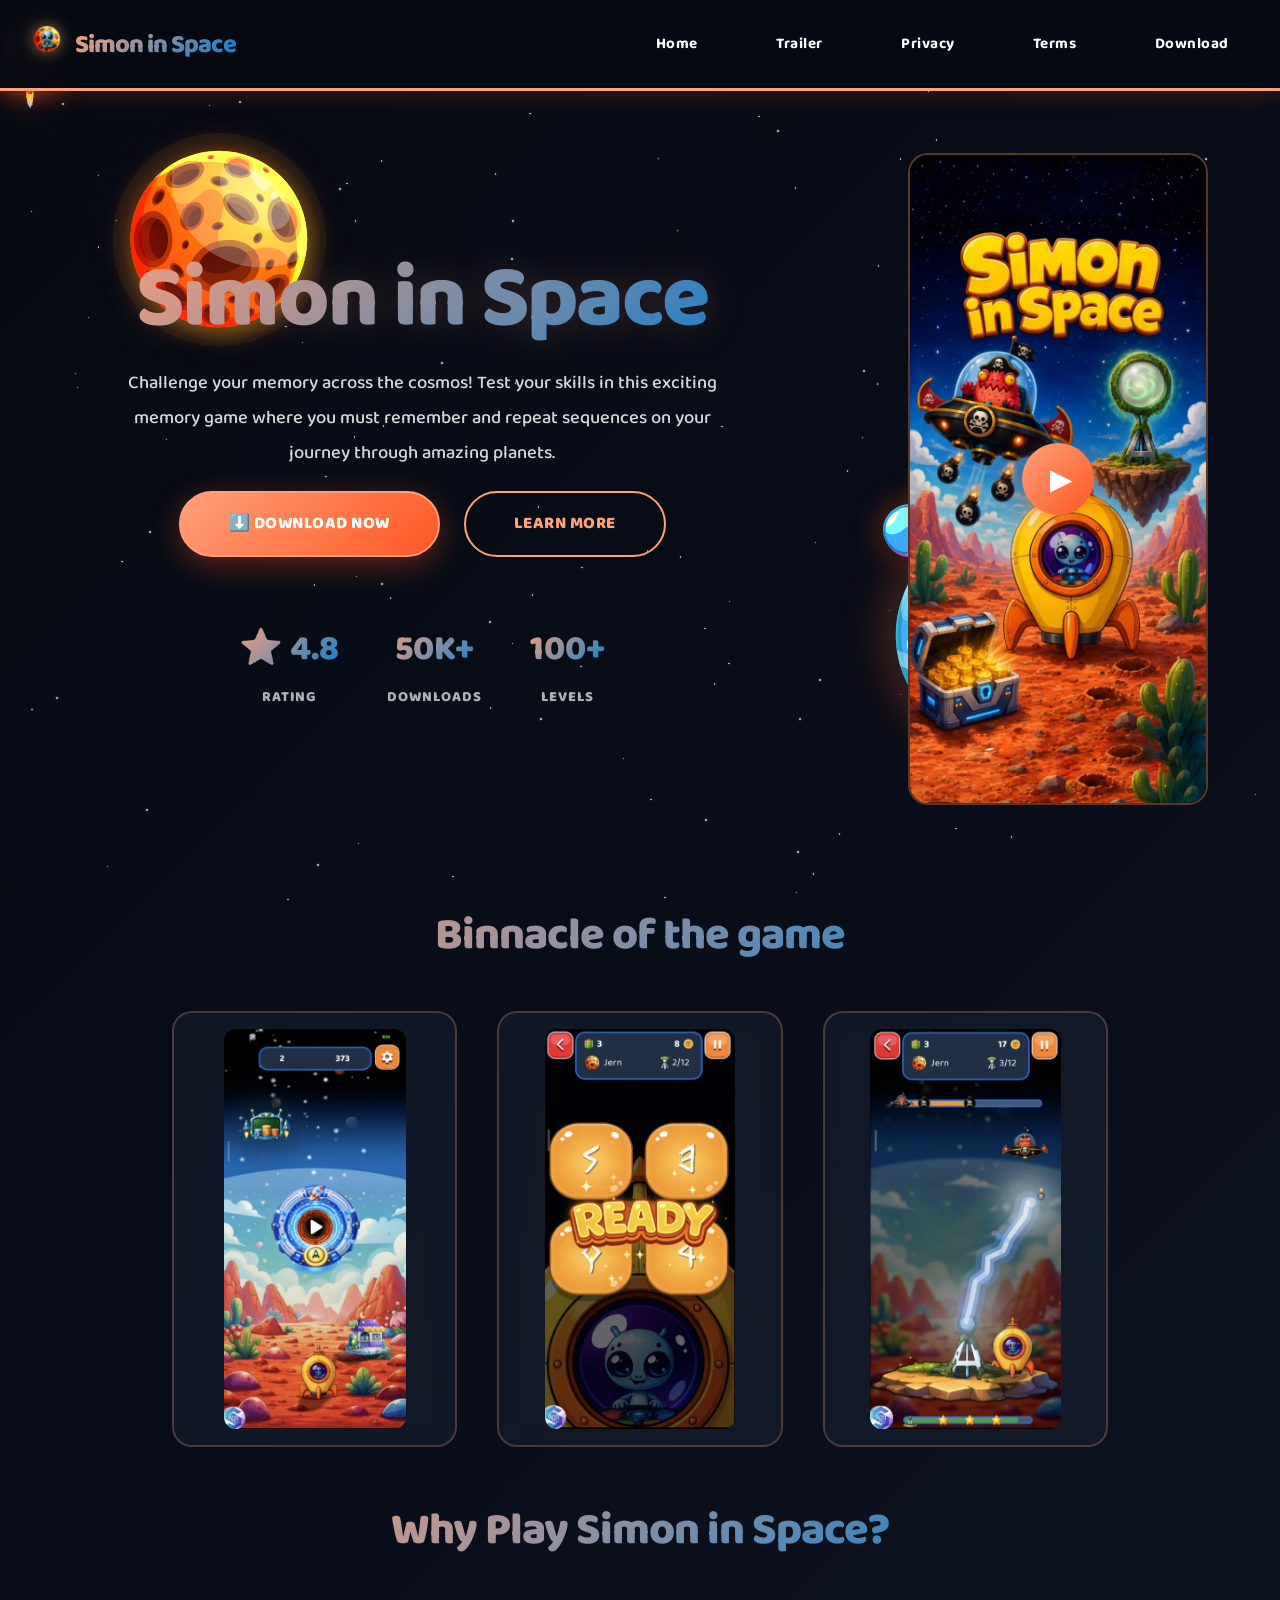
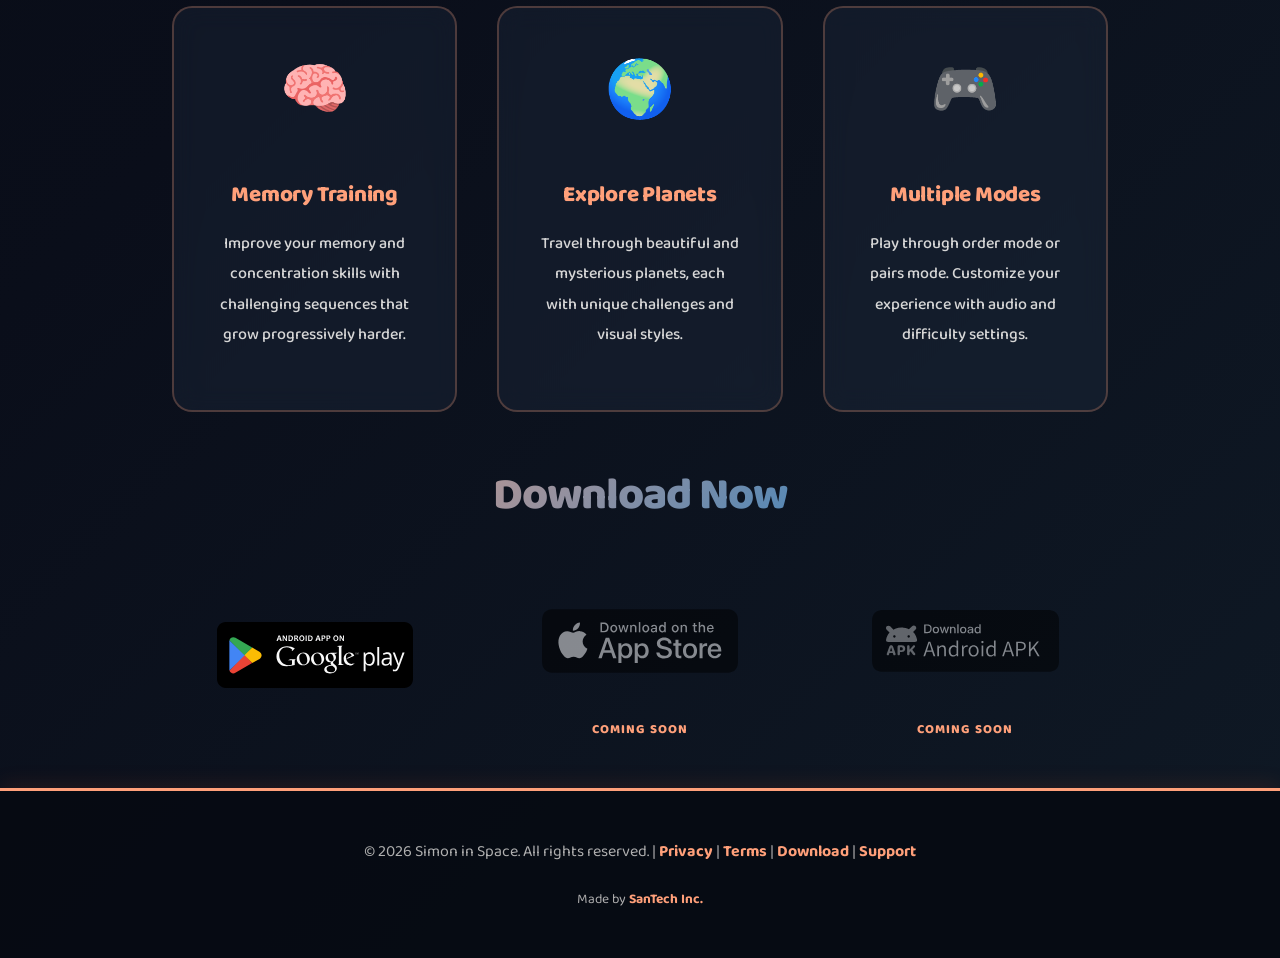
<file: index.html>
<!DOCTYPE html>
<html lang="en">

<head>
    <meta charset="UTF-8">
    <meta name="viewport" content="width=device-width, initial-scale=1.0">

    <title>Simon in Space — Space Memory Game for Android</title>
    <meta name="description"
        content="Simon in Space is a free space-themed memory game. Repeat growing light-and-sound sequences across colorful planets, with order and pairs modes. Play now on Android.">

    <!-- TODO: replace with the final production domain when it is decided -->
    <link rel="canonical" href="https://simon-in-space-game.github.io/">
    <meta name="theme-color" content="#060A12">

    <!-- Icons -->
    <link rel="icon" type="image/png" sizes="32x32" href="images/favicon-32.png">
    <link rel="apple-touch-icon" href="images/apple-touch-icon.png">
    <link rel="manifest" href="manifest.json">

    <!-- Open Graph / Twitter -->
    <meta property="og:type" content="website">
    <meta property="og:site_name" content="Simon in Space">
    <meta property="og:title" content="Simon in Space — Space Memory Game for Android">
    <meta property="og:description"
        content="Repeat growing light-and-sound sequences across colorful planets. Free memory game for Android, with order and pairs modes.">
    <meta property="og:url" content="https://simon-in-space-game.github.io/">
    <meta property="og:image" content="https://simon-in-space-game.github.io/images/og-image.jpg">
    <meta property="og:image:width" content="1200">
    <meta property="og:image:height" content="630">
    <meta name="twitter:card" content="summary_large_image">
    <meta name="twitter:title" content="Simon in Space — Space Memory Game for Android">
    <meta name="twitter:description"
        content="Repeat growing light-and-sound sequences across colorful planets. Free memory game for Android.">
    <meta name="twitter:image" content="https://simon-in-space-game.github.io/images/og-image.jpg">

    <!-- Fonts -->
    <link rel="preconnect" href="https://fonts.googleapis.com">
    <link rel="preconnect" href="https://fonts.gstatic.com" crossorigin>
    <link rel="stylesheet"
        href="https://fonts.googleapis.com/css2?family=Baloo+2:wght@400;600;700;800;900&amp;display=swap">

    <link rel="stylesheet" href="style.css">

    <script type="application/ld+json">
    {
      "@context": "https://schema.org",
      "@type": "SoftwareApplication",
      "name": "Simon in Space",
      "operatingSystem": "Android",
      "applicationCategory": "GameApplication",
      "description": "A space-themed Simon memory game. Repeat growing light-and-sound sequences across colorful planets, with order and pairs modes.",
      "url": "https://simon-in-space-game.github.io/",
      "image": "https://simon-in-space-game.github.io/images/og-image.jpg",
      "installUrl": "https://play.google.com/store/apps/details?id=com.santech.simon_in_space",
      "offers": {
        "@type": "Offer",
        "price": "0",
        "priceCurrency": "USD"
      },
      "author": {
        "@type": "Organization",
        "name": "SanTech Inc.",
        "url": "https://santech-inc.github.io/"
      }
    }
    </script>
</head>

<body>
    <!-- Stars Background -->
    <div class="stars" id="stars"></div>

    <!-- Flying Rocket -->
    <div class="rocket">
        <img src="images/landing.webp" alt="" width="159" height="260" onerror="this.style.display='none'">
    </div>

    <!-- Flying Plate -->
    <div class="plate">
        <img src="images/pirate.webp" alt="" width="250" height="211" onerror="this.style.display='none'">
    </div>

    <!-- Orbiting Planets Container -->
    <div class="planets-container" aria-hidden="true">
        <div class="planet-orbit orbit-1">
            <div class="planet-item item-1">
                <img src="images/item1.svg" alt="" onerror="this.style.display='none'">
            </div>
        </div>
        <div class="planet-orbit orbit-2">
            <div class="planet-item item-2">
                <img src="images/item2.svg" alt="" onerror="this.style.display='none'">
            </div>
        </div>
        <div class="planet-orbit orbit-3">
            <div class="planet-item item-3">
                <img src="images/item3.svg" alt="" onerror="this.style.display='none'">
            </div>
        </div>
    </div>

    <!-- Navigation -->
    <nav>
        <div class="logo">
            <span class="logo-icon"><img src="images/favicon-32.png" alt="" width="30" height="30"></span>
            <span class="logo-text">Simon in Space</span>
        </div>
        <button class="menu-toggle" id="menuToggle" aria-label="Open menu" aria-expanded="false"
            aria-controls="navLinks" onclick="toggleMenu()">☰</button>
        <ul class="nav-links" id="navLinks">
            <li><a href="#home" onclick="showSection('home')">Home</a></li>
            <li><a href="#video" onclick="showSection('video')">Trailer</a></li>
            <li><a href="#privacy" onclick="showSection('privacy')">Privacy</a></li>
            <li><a href="#terms" onclick="showSection('terms')">Terms</a></li>
            <li><a href="#download" onclick="showSection('download')">Download</a></li>
        </ul>
    </nav>

    <!-- Hero + Trailer row (side by side on desktop, stacked on mobile) -->
    <div class="hero-row">

    <!-- Hero Section -->
    <section class="hero content-section active" id="home-section">
        <div class="hero-content">
            <h1>Simon in Space</h1>
            <p>Challenge your memory across the cosmos! Test your skills in this exciting memory game where you must
                remember and repeat sequences on your journey through amazing planets.</p>

            <div class="cta-buttons">
                <button class="btn btn-primary" onclick="downloadApp()">⬇️ Download Now</button>
                <button class="btn btn-secondary" onclick="learnMore()">Learn More</button>
            </div>

            <div class="stats-container">
                <div class="stat">
                    <div class="stat-number">⭐ 4.8</div>
                    <div class="stat-label">RATING</div>
                </div>
                <div class="stat">
                    <div class="stat-number">50K+</div>
                    <div class="stat-label">DOWNLOADS</div>
                </div>
                <div class="stat">
                    <div class="stat-number">100+</div>
                    <div class="stat-label">LEVELS</div>
                </div>
            </div>
        </div>
    </section>

    <!-- Trailer Section -->
    <section class="features content-section" id="video-section">
        <h2>Watch the Trailer</h2>
        <div class="video-wrap">
            <button type="button" class="video-facade" id="videoFacade"
                data-video="-rY9uKEhSjA" aria-label="Play the Simon in Space trailer">
                <img src="images/video-thumb.webp" alt="Simon in Space trailer" width="640" height="1392"
                    loading="lazy">
                <span class="video-play" aria-hidden="true">▶</span>
            </button>
        </div>
    </section>

    </div><!-- /.hero-row -->

    <!-- Screenshots Section -->
    <section class="features content-section" id="binnacle-section">
        <h2>Binnacle of the game</h2>
        <div class="features-grid">
            <div class="cap-card">
                <img src="images/cap1.webp" alt="Simon in Space gameplay: repeating a light sequence on a planet"
                    width="410" height="900" loading="lazy">
            </div>
            <div class="cap-card">
                <img src="images/cap2.webp" alt="Simon in Space level select screen with planets to explore"
                    width="427" height="900" loading="lazy">
            </div>
            <div class="cap-card">
                <img src="images/cap3.webp" alt="Simon in Space pairs mode with matching symbols"
                    width="429" height="900" loading="lazy">
            </div>
        </div>
    </section>

    <!-- Features Section -->
    <section class="features content-section" id="features-section">
        <h2>Why Play Simon in Space?</h2>
        <div class="features-grid">
            <div class="feature-card">
                <div class="feature-icon" aria-hidden="true">🧠</div>
                <h3>Memory Training</h3>
                <p>Improve your memory and concentration skills with challenging sequences that grow progressively
                    harder.</p>
            </div>
            <div class="feature-card">
                <div class="feature-icon" aria-hidden="true">🌍</div>
                <h3>Explore Planets</h3>
                <p>Travel through beautiful and mysterious planets, each with unique challenges and visual styles.</p>
            </div>
            <div class="feature-card">
                <div class="feature-icon" aria-hidden="true">🎮</div>
                <h3>Multiple Modes</h3>
                <p>Play through order mode or pairs mode. Customize your experience with audio and difficulty settings.
                </p>
            </div>
        </div>
    </section>

    <!-- Download Section -->
    <section class="features content-section" id="download-section">
        <h2>Download Now</h2>
        <div class="features-grid store-badges">
            <a href="https://play.google.com/store/apps/details?id=com.santech.simon_in_space" target="_blank"
                rel="noopener" class="store-badge">
                <img src="images/google.svg" alt="Get it on Google Play" width="196" height="140" loading="lazy">
            </a>
            <span class="store-badge is-disabled" role="link" aria-disabled="true" title="Coming soon to the App Store">
                <img src="images/apple.svg" alt="Download on the App Store (coming soon)" width="196" height="140"
                    loading="lazy">
                <span class="badge-note">Coming soon</span>
            </span>
            <span class="store-badge is-disabled" role="link" aria-disabled="true" title="Direct APK download coming soon">
                <img src="images/apk.svg" alt="Download the APK (coming soon)" width="187" height="140" loading="lazy">
                <span class="badge-note">Coming soon</span>
            </span>
        </div>
    </section>

    <!-- Privacy Policy -->
    <section class="content-section" id="privacy-section">
        <h2>Privacy Policy</h2>

        <h3>1. Introduction</h3>
        <p>Simon in Space ("we," "us," "our," or "Company") respects the privacy of our users ("User" or "you"). This
            Privacy Policy explains how we collect, use, disclose, and otherwise process personal information in
            connection with our mobile applications and online services.</p>

        <h3>2. Information We Collect</h3>
        <p>We collect the following types of information:</p>
        <ul>
            <li><strong>Account Information:</strong> Username, nickname, and optional profile information</li>
            <li><strong>Game Data:</strong> Game progress, scores, achievements, and level completion status</li>
            <li><strong>Device Information:</strong> Device type, operating system, unique device identifiers, and
                mobile network information</li>
            <li><strong>Usage Data:</strong> How you interact with the app, features used, and duration of play</li>
            <li><strong>Location Data:</strong> General location information (country/region) for analytics purposes
                only</li>
            <li><strong>Crash Data:</strong> Information about app crashes and technical errors</li>
        </ul>

        <h3>3. How We Use Your Information</h3>
        <p>We use collected information for the following purposes:</p>
        <ul>
            <li>Providing and maintaining our services</li>
            <li>Creating and managing user accounts</li>
            <li>Improving and personalizing your experience</li>
            <li>Analyzing usage patterns and app performance</li>
            <li>Sending important updates and notifications about the game</li>
            <li>Detecting and preventing fraud or technical issues</li>
            <li>Complying with legal obligations</li>
        </ul>

        <h3>4. Data Security</h3>
        <p>We implement appropriate technical and organizational measures to protect your personal information against
            unauthorized access, alteration, disclosure, or destruction. However, no method of transmission over the
            Internet or electronic storage is 100% secure.</p>

        <h3>5. Third-Party Services</h3>
        <p>We may use third-party services for analytics, crash reporting, and advertising. These services may collect
            information in accordance with their own privacy policies.</p>

        <h3>6. Contact Us</h3>
        <!-- TODO: confirm the final contact address before publishing -->
        <p>If you have questions about this Privacy Policy, please contact us at:
            <strong>privacy@simioninspace.com</strong></p>

        <p class="last-updated"><em>Last Updated: September 2026</em></p>
    </section>

    <!-- Terms of Use -->
    <section class="content-section" id="terms-section">
        <h2>Terms of Use</h2>

        <h3>1. Acceptance of Terms</h3>
        <p>By downloading, installing, or using Simon in Space, you agree to be bound by these Terms of Use. If you do
            not agree with any part of these terms, you may not use our services.</p>

        <h3>2. License Grant</h3>
        <p>We grant you a limited, non-exclusive, non-transferable, revocable license to use Simon in Space for your
            personal, non-commercial purposes. You may not copy, modify, or distribute the app or its content.</p>

        <h3>3. User Conduct</h3>
        <p>You agree not to engage in any illegal or harmful activities, harass other users, or attempt to gain
            unauthorized access to the app or its systems.</p>

        <h3>4. In-App Purchases</h3>
        <p>Simon in Space may offer optional in-app purchases. All purchases are non-refundable unless otherwise
            required by law. By making a purchase, you authorize us to charge your payment method.</p>

        <h3>5. Intellectual Property Rights</h3>
        <p>All content in Simon in Space, including graphics, sounds, music, text, and code, is protected by copyright
            and other intellectual property laws. All rights are reserved.</p>

        <h3>6. Limitation of Liability</h3>
        <p>TO THE MAXIMUM EXTENT PERMITTED BY LAW, SIMON IN SPACE AND ITS DEVELOPERS SHALL NOT BE LIABLE FOR ANY
            INDIRECT, INCIDENTAL, SPECIAL, CONSEQUENTIAL, OR PUNITIVE DAMAGES.</p>

        <h3>7. Disclaimer of Warranties</h3>
        <p>SIMON IN SPACE IS PROVIDED "AS IS" WITHOUT WARRANTY OF ANY KIND, EXPRESS OR IMPLIED.</p>

        <h3>8. Contact Information</h3>
        <!-- TODO: confirm the final contact address before publishing -->
        <p>If you have questions about these Terms of Use, please contact us at:
            <strong>support@simioninspace.com</strong></p>

        <p class="last-updated"><em>Last Updated: September 2026</em></p>
    </section>

    <!-- Footer -->
    <footer>
        <p>&copy; <span id="year">2026</span> Simon in Space. All rights reserved. |
            <a href="#privacy" onclick="showSection('privacy')">Privacy</a> |
            <a href="#terms" onclick="showSection('terms')">Terms</a> |
            <a href="#download" onclick="showSection('download')">Download</a> |
            <!-- TODO: confirm the final contact address before publishing -->
            <a href="mailto:support@simioninspace.com">Support</a>
        </p>
        <p class="footer-credit">Made by
            <a href="https://santech-inc.github.io/" target="_blank" rel="noopener">SanTech Inc.</a>
        </p>
    </footer>

    <script src="scripts.js"></script>
</body>

</html>
</file>
<file: style.css>
/* Baloo 2 is loaded via <link> in index.html <head> for non-blocking delivery. */

* {
    margin: 0;
    padding: 0;
    box-sizing: border-box;
}

:root {
    --primary: #FFA07A;
    --primary-dark: #FF5722;
    --secondary: #293B50;
    --accent-blue: #027CD2;
    --dark-bg: #060A12;
    --brown: #85540E;
    --brownDark: #503108;
    --font: 'Baloo 2', 'BalooBhai', 'Segoe UI', -apple-system, BlinkMacSystemFont, sans-serif;
}

h1,
h2,
h3 {
    font-family: var(--font);
    letter-spacing: -0.02em;
}

body {
    font-family: var(--font);
    background: linear-gradient(135deg, var(--dark-bg) 0%, #0a0e1a 50%, #0f1925 100%);
    color: white;
    overflow-x: hidden;
    min-height: 100vh;
    position: relative;
}

/* Navigation */
nav {
    position: fixed;
    top: 0;
    width: 100%;
    background: rgba(6, 10, 18, 0.97);
    backdrop-filter: blur(15px);
    padding: 1rem 2rem;
    display: flex;
    justify-content: space-between;
    align-items: center;
    z-index: 1000;
    border-bottom: 3px solid var(--primary);
    box-shadow: 0 4px 20px rgba(255, 87, 34, 0.2);
}

.logo {
    font-size: 1.6rem;
    font-weight: 900;
    color: var(--primary);
    display: flex;
    align-items: center;
    gap: 0.8rem;
    letter-spacing: -1px;
}

.logo-text {
    background: linear-gradient(135deg, var(--primary), var(--accent-blue));
    -webkit-background-clip: text;
    -webkit-text-fill-color: transparent;
    background-clip: text;
}

.logo-icon {
    font-size: 2.2rem;
    animation: float 3s ease-in-out infinite;
    filter: drop-shadow(0 0 8px rgba(255, 160, 122, 0.6));
}

@keyframes float {

    0%,
    100% {
        transform: translateY(0px) rotate(0deg);
    }

    50% {
        transform: translateY(-8px) rotate(5deg);
    }
}

.nav-links {
    display: flex;
    gap: 2.5rem;
    list-style: none;
    align-items: center;
}

.nav-links li {
    display: flex;
}

.nav-links a {
    display: block;
    color: white;
    text-decoration: none;
    font-weight: 700;
    transition: all 0.3s cubic-bezier(0.4, 0, 0.2, 1);
    cursor: pointer;
    padding: 0.6rem 1.2rem;
    border-radius: 8px;
    font-size: 0.95rem;
    letter-spacing: 0.5px;
}

.nav-links a:hover {
    color: var(--primary);
    background: rgba(255, 160, 122, 0.15);
    transform: translateY(-2px);
}

/* Stars Background */
.stars {
    position: fixed;
    width: 100%;
    height: 100%;
    top: 0;
    left: 0;
    pointer-events: none;
}

.star {
    position: absolute;
    width: 1.5px;
    height: 1.5px;
    background: white;
    border-radius: 50%;
    opacity: 0.7;
    box-shadow: 0 0 2px rgba(255, 255, 255, 0.8);
}

.star.twinkle {
    animation: twinkle 3s infinite;
}

@keyframes twinkle {

    0%,
    100% {
        opacity: 0.7;
    }

    50% {
        opacity: 0.2;
    }
}

/* Flying Rocket */
.rocket {
    position: fixed;
    width: 60px;
    height: 120px;
    pointer-events: none;
    z-index: 15;
    animation: fly-rocket 8s linear infinite;
}

/* Flying Plate */
.plate {
    position: fixed;
    width: 60px;
    height: 120px;
    pointer-events: none;
    z-index: 15;
    animation: fly-plate 8s linear infinite;
}

@keyframes fly-rocket {
    0% {
        left: -80px;
        top: 15%;
        transform: rotateZ(45deg);
    }

    15% {
        left: 30%;
        top: 20%;
    }

    35% {
        left: 50%;
        top: 55%;
        transform: rotateZ(0deg);
    }

    45% {
        left: 50%;
        top: 75%;
        transform: rotateZ(0deg);
    }

    55% {
        left: 50%;
        top: 70%;
        transform: rotateZ(0deg);
    }

    65% {
        left: 50%;
        top: 25%;
        transform: rotateZ(35deg);
    }

    75% {
        top: 20%;
        transform: rotateZ(45deg);
    }

    100% {
        left: 110%;
        top: 15%;
        transform: rotateZ(90deg);
    }
}



@keyframes fly-plate {
    20% {
        left: 110%;
        top: 45%;
        transform: rotateZ(20deg);
    }

    40% {
        left: 70%;
        top: 45%;
        transform: rotateZ(20deg);
    }

    60% {
        left: -80%;
        top: 85%;
    }
}

.rocket img,
.plate img {
    width: 100%;
    height: 100%;
    object-fit: contain;
    filter: drop-shadow(0 0 15px rgba(255, 87, 34, 0.6));
}

/* Orbiting Planets Container */
.planets-container {
    position: fixed;
    width: 100%;
    height: 100%;
    top: 0;
    left: 0;
    pointer-events: none;
}

.planet-orbit {
    position: absolute;
    border-radius: 50%;
}

.planet-item {
    position: absolute;
    width: 100%;
    height: 100%;
    border-radius: 50%;
    display: flex;
    align-items: center;
    justify-content: center;
    animation: rotate-item linear infinite;
    filter: drop-shadow(0 0 12px rgba(255, 87, 34, 0.5));
}

.planet-item img {
    width: 85%;
    height: 85%;
    object-fit: contain;
    filter: drop-shadow(0 0 8px rgba(0, 0, 0, 0.6));
}

/* Planeta 1 - Órbita superior izquierda */
.orbit-1 {
    width: 300px;
    height: 300px;
    top: 10%;
    left: 5%;
}

.planet-item.item-1 {
    animation-duration: 20s;
}

/* Planeta 2 - Órbita inferior derecha */
.orbit-2 {
    width: 350px;
    height: 350px;
    bottom: 10%;
    right: 8%;
}

.planet-item.item-2 {
    animation-duration: 28s;
    animation-direction: reverse;
}

/* Planeta 3 - Órbita central */
.orbit-3 {
    width: 250px;
    height: 250px;
    top: 45%;
    right: 10%;
}

.planet-item.item-3 {
    animation-duration: 25s;
}

@keyframes rotate-item {
    0% {
        transform: rotate(0deg) translateX(var(--radius)) rotate(0deg);
    }

    100% {
        transform: rotate(360deg) translateX(var(--radius)) rotate(-360deg);
    }
}

.orbit-1 .planet-item {
    --radius: 150px;
}

.orbit-2 .planet-item {
    --radius: 175px;
}

.orbit-3 .planet-item {
    --radius: 125px;
}

/* Hero Section */
.hero {
    min-height: 100vh;
    display: flex;
    align-items: center;
    justify-content: center;
    position: relative;
    padding-top: 80px;
    overflow: hidden;
    z-index: 20;
}

.hero-content {
    text-align: center;
    animation: slideInDown 0.8s cubic-bezier(0.34, 1.56, 0.64, 1);
    max-width: 700px;
    padding: 100px 2rem 2rem 2rem;
}

@keyframes slideInDown {
    from {
        opacity: 0;
        transform: translateY(-40px);
    }

    to {
        opacity: 1;
        transform: translateY(0);
    }
}

.hero h1 {
    font-size: clamp(2.5rem, 8vw, 5.5rem);
    font-weight: 900;
    margin-bottom: 1rem;
    line-height: 1.15;
    color: var(--primary);
    background: linear-gradient(135deg, var(--primary) 0%, var(--accent-blue) 100%);
    -webkit-background-clip: text;
    -webkit-text-fill-color: transparent;
    background-clip: text;
    text-shadow: 0 0 40px rgba(255, 160, 122, 0.2);
    letter-spacing: -2px;
}

.hero p {
    font-size: 1.15rem;
    margin-bottom: 2.5rem;
    color: #d0d0d0;
    max-width: 600px;
    margin-left: auto;
    margin-right: auto;
    line-height: 1.7;
    font-weight: 500;
}

.cta-buttons {
    display: flex;
    gap: 1.5rem;
    justify-content: center;
    flex-wrap: wrap;
    margin-bottom: 4rem;
}

.btn {
    padding: 1.1rem 3rem;
    font-size: 1.05rem;
    font-weight: 800;
    border: none;
    border-radius: 60px;
    cursor: pointer;
    transition: all 0.35s cubic-bezier(0.4, 0, 0.2, 1);
    font-family: var(--font);
    position: relative;
    overflow: hidden;
    letter-spacing: 0.5px;
    text-transform: uppercase;
}

.btn::before {
    content: '';
    position: absolute;
    top: 0;
    left: -100%;
    width: 100%;
    height: 100%;
    background: rgba(255, 255, 255, 0.1);
    transition: left 0.35s ease;
    z-index: -1;
}

.btn:hover::before {
    left: 100%;
}

.btn-primary {
    background: linear-gradient(135deg, var(--primary), var(--primary-dark));
    color: white;
    box-shadow: 0 8px 30px rgba(255, 87, 34, 0.35);
    border: 2px solid var(--primary);
}

.btn-primary:hover {
    transform: translateY(-4px);
    box-shadow: 0 12px 45px rgba(255, 87, 34, 0.5);
}

.btn-primary:active {
    transform: translateY(-2px);
}

.btn-secondary {
    background: transparent;
    color: var(--primary);
    border: 2.5px solid var(--primary);
}

.btn-secondary:hover {
    background: rgba(255, 160, 122, 0.1);
    transform: translateY(-4px);
    box-shadow: 0 8px 20px rgba(255, 87, 34, 0.25);
}

/* Stats Section */
.stats-container {
    display: flex;
    gap: 3rem;
    justify-content: center;
    flex-wrap: wrap;
    margin-top: 3rem;
}

.stat {
    text-align: center;
}

.stat-number {
    font-size: 2.2rem;
    font-weight: 900;
    color: var(--primary);
    background: linear-gradient(135deg, var(--primary), var(--accent-blue));
    -webkit-background-clip: text;
    -webkit-text-fill-color: transparent;
    background-clip: text;
}

.stat-label {
    font-size: 0.9rem;
    color: #a0a0a0;
    margin-top: 0.5rem;
    letter-spacing: 1px;
    font-weight: 800;
    text-transform: uppercase;
}

/* Features Section */
.features {
    position: relative;
    z-index: 20;
    padding: 6rem 2rem;
    max-width: 1200px;
    margin: 0 auto;
}

.features h2 {
    text-align: center;
    font-size: 3.2rem;
    margin-bottom: 4rem;
    color: var(--primary);
    background: linear-gradient(135deg, var(--primary), var(--accent-blue));
    -webkit-background-clip: text;
    -webkit-text-fill-color: transparent;
    background-clip: text;
    font-weight: 900;
    letter-spacing: -1px;
}

.features-grid {
    display: grid;
    grid-template-columns: repeat(auto-fit, minmax(280px, 1fr));
    gap: 2.5rem;
}

.feature-card {
    background: rgba(41, 59, 80, 0.25);
    border: 2.5px solid rgba(255, 160, 122, 0.25);
    border-radius: 20px;
    padding: 2.5rem;
    text-align: center;
    transition: all 0.4s cubic-bezier(0.4, 0, 0.2, 1);
    backdrop-filter: blur(12px);
    animation: fadeInUp 0.7s ease forwards;
    opacity: 0;
}


.cap-card {
    background: rgba(41, 59, 80, 0.25);
    border: 2.5px solid rgba(255, 160, 122, 0.25);
    border-radius: 20px;
    padding: 1rem;
    text-align: center;
    transition: all 0.4s cubic-bezier(0.4, 0, 0.2, 1);
    backdrop-filter: blur(12px);
    animation: fadeInUp 0.7s ease forwards;
    opacity: 0;
}

@keyframes fadeInUp {
    from {
        opacity: 0;
        transform: translateY(40px);
    }

    to {
        opacity: 1;
        transform: translateY(0);
    }
}

.feature-card:nth-child(1) {
    animation-delay: 0.15s;
}

.feature-card:nth-child(2) {
    animation-delay: 0.3s;
}

.feature-card:nth-child(3) {
    animation-delay: 0.45s;
}

.cap-card:nth-child(1) {
    animation-delay: 0.15s;
}

.cap-card:nth-child(2) {
    animation-delay: 0.3s;
}

.cap-card:nth-child(3) {
    animation-delay: 0.45s;
}

.feature-card:hover {
    border-color: var(--primary);
    background: rgba(41, 59, 80, 0.4);
    transform: translateY(-12px);
    box-shadow: 0 20px 50px rgba(255, 87, 34, 0.25);
}

.cap-card:hover {
    border-color: var(--primary);
    background: rgba(41, 59, 80, 0.4);
    transform: translateY(-12px);
    box-shadow: 0 20px 50px rgba(255, 87, 34, 0.25);
}

.feature-icon {
    font-size: 3.5rem;
    margin-bottom: 1.5rem;
    animation: bounce 2.5s cubic-bezier(0.36, 0, 0.66, -0.56) infinite;
    display: block;
}

.feature-card:nth-child(2) .feature-icon {
    animation-delay: 0.3s;
}

.feature-card:nth-child(3) .feature-icon {
    animation-delay: 0.6s;
}

@keyframes bounce {

    0%,
    100% {
        transform: translateY(0);
    }

    50% {
        transform: translateY(-20px);
    }
}

.feature-card h3 {
    font-size: 1.45rem;
    margin-bottom: 1rem;
    color: var(--primary);
    font-weight: 800;
    letter-spacing: -0.5px;
}

.feature-card p {
    color: #b0b0b0;
    line-height: 1.7;
    font-weight: 500;
}

.cap-card p {
    color: #b0b0b0;
    line-height: 1.7;
    font-weight: 500;
}

/* Content Sections */
.content-section {
    display: none;
    position: relative;
    z-index: 20;
    min-height: 10vh;
    padding: 0px 2rem 3rem;
    max-width: 1000px;
    margin: 0 auto;
    animation: fadeInUp 0.6s ease;
}

.content-section.active {
    display: block;
}

.content-section h2 {
    font-size: 2.8rem;
    margin-bottom: 2.5rem;
    color: var(--primary);
    background: linear-gradient(135deg, var(--primary), var(--accent-blue));
    -webkit-background-clip: text;
    -webkit-text-fill-color: transparent;
    background-clip: text;
    font-weight: 900;
}

.content-section h3 {
    font-size: 1.4rem;
    margin: 2.5rem 0 1rem;
    color: var(--primary);
    font-weight: 800;
    letter-spacing: -0.01em;
}

.content-section p {
    color: #c0c0c0;
    line-height: 1.9;
    margin-bottom: 1.2rem;
    font-weight: 500;
}

.content-section ul {
    list-style: none;
    padding-left: 0;
    color: #c0c0c0;
}

.content-section li {
    padding: 0.7rem 0;
    padding-left: 2.5rem;
    position: relative;
    line-height: 1.8;
}

.content-section li:before {
    content: "▸";
    position: absolute;
    left: 0;
    color: var(--primary);
    font-size: 1.8rem;
    font-weight: bold;
}

/* Footer */
footer {
    position: relative;
    z-index: 20;
    background: rgba(6, 10, 18, 0.9);
    border-top: 3px solid var(--primary);
    padding: 3rem 2rem;
    text-align: center;
    color: #909090;
    box-shadow: 0 -4px 20px rgba(255, 87, 34, 0.1);
}

footer a {
    color: var(--primary);
    text-decoration: none;
    transition: all 0.3s ease;
    font-weight: 700;
}

footer a:hover {
    text-decoration: underline;
    color: var(--accent-blue);
}

/* Mobile Menu */
.menu-toggle {
    display: none;
    background: none;
    border: none;
    color: white;
    font-size: 1.8rem;
    cursor: pointer;
    font-weight: bold;
}

@media (max-width: 768px) {
    nav {
        padding: 0.8rem 1rem;
    }

    .nav-links {
        position: absolute;
        top: 70px;
        left: 0;
        width: 100%;
        background: rgba(6, 10, 18, 0.98);
        flex-direction: column;
        gap: 0;
        display: none;
        padding: 1rem 0;
        border-bottom: 3px solid var(--primary);
    }

    .nav-links.active {
        display: flex;
    }

    .nav-links li {
        width: 100%;
    }

    .nav-links a {
        width: 100%;
        text-align: left;
        padding: 1.2rem 2rem;
        border-radius: 0;
        border-bottom: 1px solid rgba(255, 160, 122, 0.1);
    }

    .menu-toggle {
        display: block;
    }

    .hero h1 {
        font-size: 2.2rem;
    }

    .hero p {
        font-size: 1rem;
    }

    .features h2 {
        font-size: 2.2rem;
    }

    .features-grid {
        grid-template-columns: 1fr;
    }

    .cta-buttons {
        flex-direction: column;
    }

    .btn {
        width: 100%;
    }

    /* Hide orbits on mobile for performance */
    /*.planets-container {
        display: none;
    }

    .rocket {
        display: none;
    }*/
}

@media (max-width: 1024px) {
    .rocket {
        width: 50px;
        height: 100px;
    }

    .plate {
        width: 50px;
        height: 100px;
    }

    .orbit-1,
    .orbit-2,
    .orbit-3 {
        opacity: 0.5;
    }
}

/* Screenshots */
.cap-card img {
    display: block;
    height: 400px;
    width: auto;
    max-width: 100%;
    border-radius: 12px;
    margin: 0 auto;
}

/* Trailer / video */
.video-wrap {
    display: flex;
    justify-content: center;
}

.video-facade,
.video-frame {
    display: block;
    width: 100%;
    max-width: 320px;
    border: 2.5px solid rgba(255, 160, 122, 0.35);
    border-radius: 20px;
    overflow: hidden;
    background: #000;
}

/* Facade uses the poster's own ratio so it shows uncropped. */
.video-facade {
    aspect-ratio: 640 / 1392;
}

/* The YouTube Short player is 9:16. */
.video-frame {
    aspect-ratio: 9 / 16;
}

.video-facade {
    position: relative;
    padding: 0;
    cursor: pointer;
    transition: border-color 0.3s ease, transform 0.3s ease;
}

.video-facade:hover,
.video-facade:focus-visible {
    border-color: var(--primary);
    transform: translateY(-4px);
    outline: none;
}

.video-facade img {
    width: 100%;
    height: 100%;
    object-fit: cover;
    display: block;
}

.video-play {
    position: absolute;
    top: 50%;
    left: 50%;
    transform: translate(-50%, -50%);
    width: 72px;
    height: 72px;
    display: flex;
    align-items: center;
    justify-content: center;
    font-size: 1.8rem;
    color: white;
    padding-left: 6px;
    background: linear-gradient(135deg, var(--primary), var(--primary-dark));
    border-radius: 50%;
    box-shadow: 0 8px 30px rgba(255, 87, 34, 0.5);
}

.video-frame {
    border-color: var(--primary);
}

/*
 * Desktop: place the trailer to the right of the hero block, with no heading.
 * Below this width .hero-row is a plain block, so the sections just stack
 * (mobile layout stays exactly as it was).
 */
@media (min-width: 1000px) {
    /* Only take over the layout while one of the row's sections is visible;
       otherwise stay a plain (collapsing) block on Privacy/Terms/Download. */
    .hero-row:has(.content-section.active) {
        display: flex;
        align-items: center;
        justify-content: center;
        gap: 3.5rem;
        max-width: 1200px;
        margin: 0 auto;
        min-height: 100vh;
        padding: 90px 2rem 2rem;
    }

    .hero-row .hero {
        min-height: 0;
        padding: 0;
        flex: 1 1 auto;
    }

    .hero-row .hero-content {
        padding: 0;
        animation: none;
    }

    .hero-row #video-section {
        margin: 0;
        padding: 0;
        flex: 0 0 auto;
    }

    .hero-row #video-section h2 {
        display: none;
    }

    .hero-row .video-facade,
    .hero-row .video-frame {
        max-width: 300px;
    }
}

/* Store badges */
.store-badges {
    align-items: center;
    justify-items: center;
}

.store-badge {
    display: inline-flex;
    flex-direction: column;
    align-items: center;
    gap: 0.5rem;
    text-decoration: none;
    transition: transform 0.3s ease;
}

.store-badge img {
    height: 140px;
    width: auto;
    max-width: 100%;
}

a.store-badge:hover,
a.store-badge:focus-visible {
    transform: translateY(-4px);
    outline: none;
}

.store-badge.is-disabled {
    cursor: not-allowed;
}

.store-badge.is-disabled img {
    filter: grayscale(1);
    opacity: 0.5;
}

.badge-note {
    font-size: 0.8rem;
    font-weight: 800;
    letter-spacing: 1px;
    text-transform: uppercase;
    color: var(--primary);
}

/* Misc content */
.last-updated {
    margin-top: 3rem;
    color: #a8a8a8;
    font-size: 0.9rem;
}

.footer-credit {
    margin-top: 1.5rem;
    font-size: 0.85rem;
}

/* Raise low-contrast greys toward WCAG AA on the dark background */
.hero p,
.feature-card p,
.cap-card p,
.content-section p,
.content-section ul,
.content-section li {
    color: #d6d6d6;
}

.stat-label,
footer {
    color: #b0b0b0;
}

/* Respect reduced-motion preference */
@media (prefers-reduced-motion: reduce) {

    *,
    *::before,
    *::after {
        animation-duration: 0.001ms !important;
        animation-iteration-count: 1 !important;
        transition-duration: 0.001ms !important;
        scroll-behavior: auto !important;
    }

    .rocket,
    .plate {
        display: none;
    }

    .planet-item {
        animation: none;
    }
}
</file>
